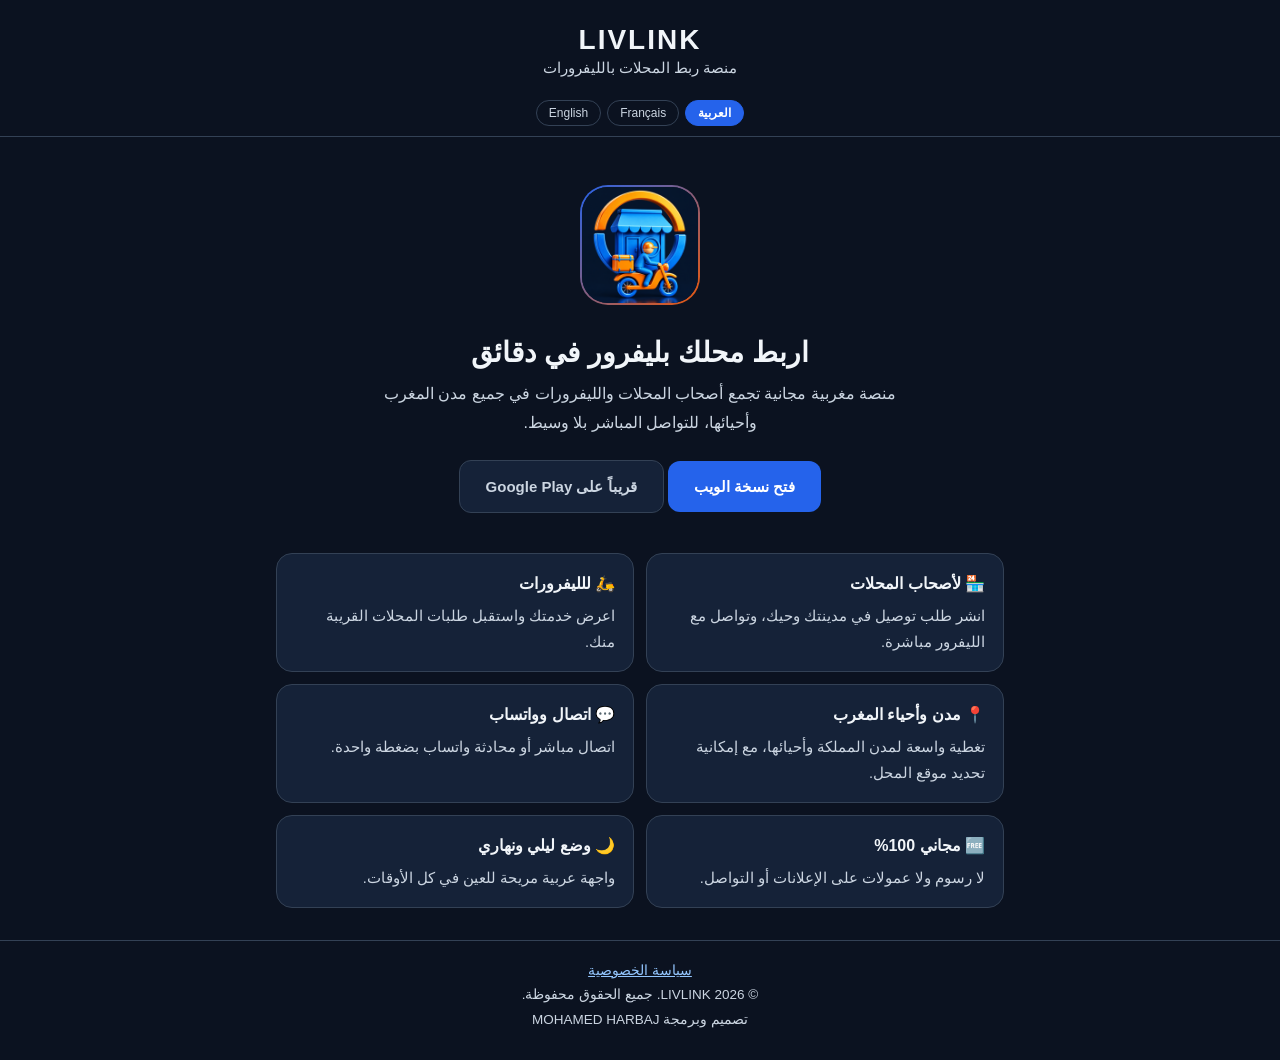
<file: index.html>
<!doctype html>
<html lang="ar" dir="rtl">
<head>
  <meta charset="utf-8">
  <meta name="viewport" content="width=device-width, initial-scale=1">
  <meta name="theme-color" content="#0b1220">
  <title>LIVLINK – منصة ربط المحلات بالليفرورات</title>
  <meta name="description" content="LIVLINK منصة مغربية مجانية لربط أصحاب المحلات بالليفرورات في جميع مدن المغرب.">
  <link rel="icon" href="logo.png">
  <link rel="alternate" hreflang="ar" href="index.html">
  <link rel="alternate" hreflang="fr" href="index-fr.html">
  <link rel="alternate" hreflang="en" href="index-en.html">
  <link rel="alternate" hreflang="x-default" href="index.html">
  <link rel="stylesheet" href="style.css">
  <style>
    /* ===== Compact centered header ===== */
    header .bar{
      display:flex;
      flex-direction:column;
      align-items:center;
      justify-content:center;
      gap:8px;
      padding:10px 16px !important;
      min-height:0 !important;
      height:auto !important;
      text-align:center;
    }
    header .brand{
      display:flex;
      flex-direction:column;
      align-items:center;
      justify-content:center;
      width:100%;
      gap:0;
      text-align:center;
    }
    header .brand span{
      display:flex;
      flex-direction:column;
      align-items:center;
      justify-content:center;
      gap:2px;
      text-align:center;
      width:100%;
    }
    header .brand b{
      display:block;
      font-size:28px;
      line-height:1.15;
      letter-spacing:2px;
      margin:0;
    }
    header .brand small{
      display:block;
      font-size:15px;
      line-height:1.3;
      margin:0;
    }
    header .langs{
      display:flex;
      flex-wrap:nowrap;
      justify-content:center;
      align-items:center;
      gap:6px;
      margin:0;
      width:100%;
    }
    header .langs a{
      font-size:12px !important;
      line-height:1.4 !important;
      padding:4px 12px !important;
      min-height:0 !important;
      height:auto !important;
    }
  </style>
</head>
<body>
<header>
  <div class="wrap bar">
    <a class="brand" href="index.html">
      <span><b>LIVLINK</b><small>منصة ربط المحلات بالليفرورات</small></span>
    </a>
    <nav class="langs" aria-label="Language"><a href="index.html" class="on" aria-current="true" lang="ar">العربية</a><a href="index-fr.html" lang="fr">Français</a><a href="index-en.html" lang="en">English</a></nav>
  </div>
</header>

<main class="wrap">
  <section class="hero">
    <img class="big" src="logo.png" alt="LIVLINK">
    <h1>اربط محلك بليفرور في دقائق</h1>
    <p>منصة مغربية مجانية تجمع أصحاب المحلات والليفرورات في جميع مدن المغرب وأحيائها، للتواصل المباشر بلا وسيط.</p>
    <a class="btn" href="https://livlink-ma.netlify.app/ar">فتح نسخة الويب</a>
    <span class="btn soon">قريباً على Google Play</span>
  </section>

  <section class="features">
    <div class="card">
      <h3>🏪 لأصحاب المحلات</h3>
      <p>انشر طلب توصيل في مدينتك وحيك، وتواصل مع الليفرور مباشرة.</p>
    </div>
    <div class="card">
      <h3>🛵 للليفرورات</h3>
      <p>اعرض خدمتك واستقبل طلبات المحلات القريبة منك.</p>
    </div>
    <div class="card">
      <h3>📍 مدن وأحياء المغرب</h3>
      <p>تغطية واسعة لمدن المملكة وأحيائها، مع إمكانية تحديد موقع المحل.</p>
    </div>
    <div class="card">
      <h3>💬 اتصال وواتساب</h3>
      <p>اتصال مباشر أو محادثة واتساب بضغطة واحدة.</p>
    </div>
    <div class="card">
      <h3>🆓 مجاني 100%</h3>
      <p>لا رسوم ولا عمولات على الإعلانات أو التواصل.</p>
    </div>
    <div class="card">
      <h3>🌙 وضع ليلي ونهاري</h3>
      <p>واجهة عربية مريحة للعين في كل الأوقات.</p>
    </div>
  </section>
</main>

<footer>
  <div class="wrap">
    <a href="privacy.html">سياسة الخصوصية</a>
    <div>© 2026 LIVLINK. جميع الحقوق محفوظة.</div>
    <div>تصميم وبرمجة MOHAMED HARBAJ</div>
  </div>
</footer>

</body>
</html>
</file>
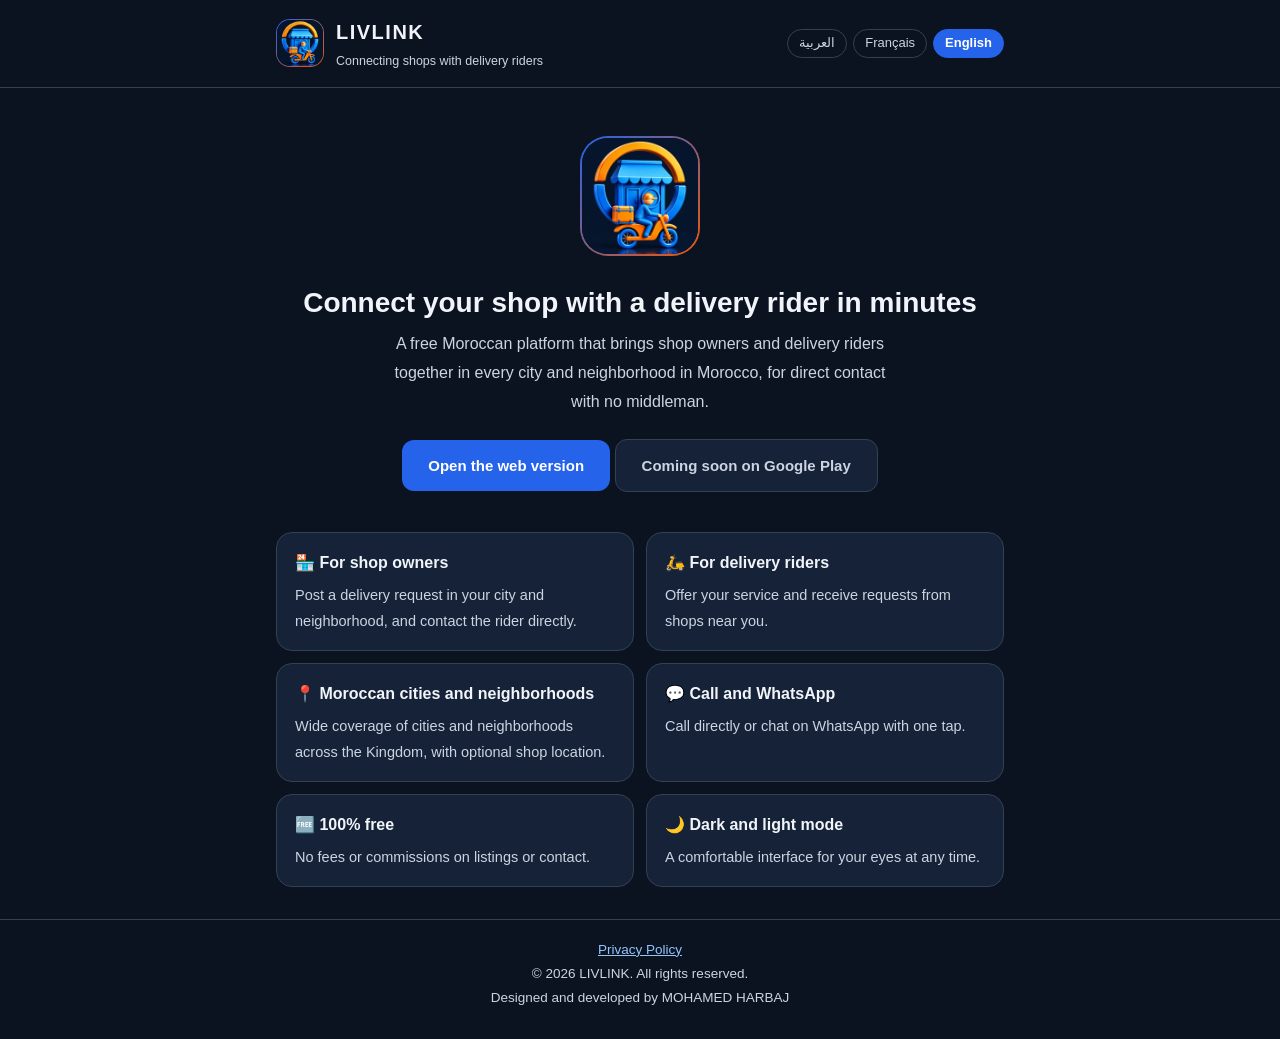
<file: index-en.html>
<!doctype html>
<html lang="en" dir="ltr">
<head>
  <meta charset="utf-8">
  <meta name="viewport" content="width=device-width, initial-scale=1">
  <meta name="theme-color" content="#0b1220">
  <title>LIVLINK – Connecting shops with delivery riders</title>
  <meta name="description" content="LIVLINK is a free Moroccan platform that connects shop owners with delivery riders in every city across Morocco.">
  <link rel="icon" href="logo.png">
  <link rel="alternate" hreflang="ar" href="index.html">
  <link rel="alternate" hreflang="fr" href="index-fr.html">
  <link rel="alternate" hreflang="en" href="index-en.html">
  <link rel="alternate" hreflang="x-default" href="index.html">
  <link rel="stylesheet" href="style.css">
</head>
<body>
<header>
  <div class="wrap bar">
    <a class="brand" href="index-en.html">
      <img src="logo.png" alt="LIVLINK logo">
      <span><b>LIVLINK</b><small>Connecting shops with delivery riders</small></span>
    </a>
    <nav class="langs" aria-label="Language"><a href="index.html" lang="ar">العربية</a><a href="index-fr.html" lang="fr">Français</a><a href="index-en.html" class="on" aria-current="true" lang="en">English</a></nav>
  </div>
</header>

<main class="wrap">
  <section class="hero">
    <img class="big" src="logo.png" alt="LIVLINK">
    <h1>Connect your shop with a delivery rider in minutes</h1>
    <p>A free Moroccan platform that brings shop owners and delivery riders together in every city and neighborhood in Morocco, for direct contact with no middleman.</p>
    <a class="btn" href="https://livlink-ma.netlify.app/fr">Open the web version</a>
    <span class="btn soon">Coming soon on Google Play</span>
  </section>

  <section class="features">
    <div class="card">
      <h3>🏪 For shop owners</h3>
      <p>Post a delivery request in your city and neighborhood, and contact the rider directly.</p>
    </div>
    <div class="card">
      <h3>🛵 For delivery riders</h3>
      <p>Offer your service and receive requests from shops near you.</p>
    </div>
    <div class="card">
      <h3>📍 Moroccan cities and neighborhoods</h3>
      <p>Wide coverage of cities and neighborhoods across the Kingdom, with optional shop location.</p>
    </div>
    <div class="card">
      <h3>💬 Call and WhatsApp</h3>
      <p>Call directly or chat on WhatsApp with one tap.</p>
    </div>
    <div class="card">
      <h3>🆓 100% free</h3>
      <p>No fees or commissions on listings or contact.</p>
    </div>
    <div class="card">
      <h3>🌙 Dark and light mode</h3>
      <p>A comfortable interface for your eyes at any time.</p>
    </div>
  </section>
</main>

<footer>
  <div class="wrap">
    <a href="privacy-en.html">Privacy Policy</a>
    <div>© 2026 LIVLINK. All rights reserved.</div>
    <div>Designed and developed by MOHAMED HARBAJ</div>
  </div>
</footer>

</body>
</html>
</file>
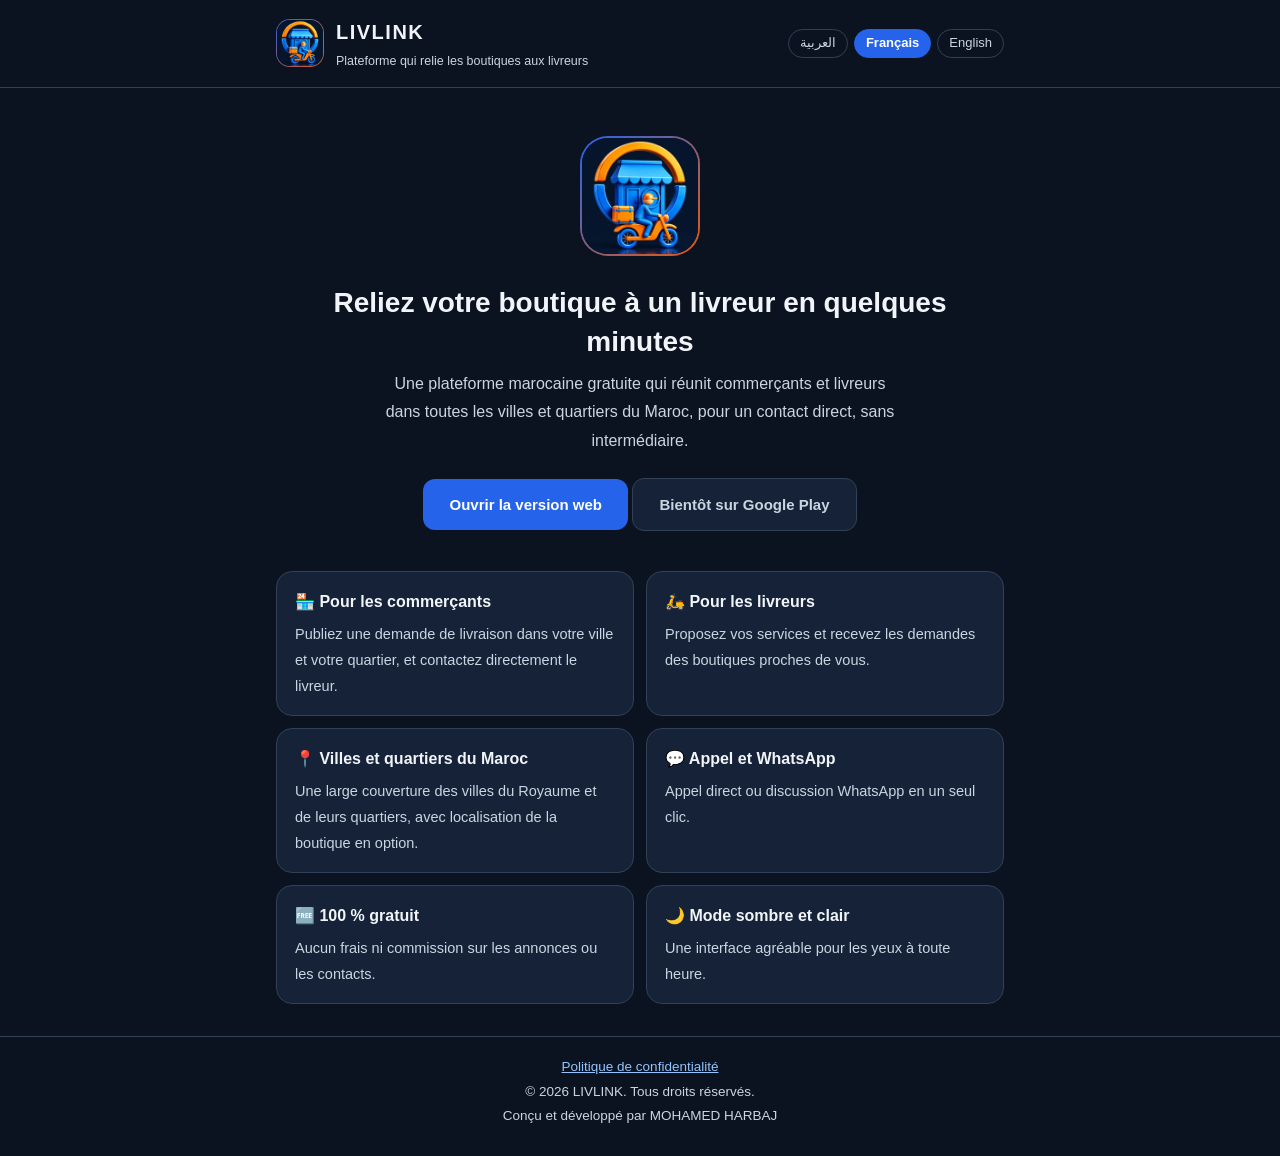
<file: index-fr.html>
<!doctype html>
<html lang="fr" dir="ltr">
<head>
  <meta charset="utf-8">
  <meta name="viewport" content="width=device-width, initial-scale=1">
  <meta name="theme-color" content="#0b1220">
  <title>LIVLINK – Relier les boutiques aux livreurs</title>
  <meta name="description" content="LIVLINK est une plateforme marocaine gratuite qui met en relation les commerçants et les livreurs dans toutes les villes du Maroc.">
  <link rel="icon" href="logo.png">
  <link rel="alternate" hreflang="ar" href="index.html">
  <link rel="alternate" hreflang="fr" href="index-fr.html">
  <link rel="alternate" hreflang="en" href="index-en.html">
  <link rel="alternate" hreflang="x-default" href="index.html">
  <link rel="stylesheet" href="style.css">
</head>
<body>
<header>
  <div class="wrap bar">
    <a class="brand" href="index-fr.html">
      <img src="logo.png" alt="Logo LIVLINK">
      <span><b>LIVLINK</b><small>Plateforme qui relie les boutiques aux livreurs</small></span>
    </a>
    <nav class="langs" aria-label="Language"><a href="index.html" lang="ar">العربية</a><a href="index-fr.html" class="on" aria-current="true" lang="fr">Français</a><a href="index-en.html" lang="en">English</a></nav>
  </div>
</header>

<main class="wrap">
  <section class="hero">
    <img class="big" src="logo.png" alt="LIVLINK">
    <h1>Reliez votre boutique à un livreur en quelques minutes</h1>
    <p>Une plateforme marocaine gratuite qui réunit commerçants et livreurs dans toutes les villes et quartiers du Maroc, pour un contact direct, sans intermédiaire.</p>
    <a class="btn" href="https://livlink-ma.netlify.app/fr">Ouvrir la version web</a>
    <span class="btn soon">Bientôt sur Google Play</span>
  </section>

  <section class="features">
    <div class="card">
      <h3>🏪 Pour les commerçants</h3>
      <p>Publiez une demande de livraison dans votre ville et votre quartier, et contactez directement le livreur.</p>
    </div>
    <div class="card">
      <h3>🛵 Pour les livreurs</h3>
      <p>Proposez vos services et recevez les demandes des boutiques proches de vous.</p>
    </div>
    <div class="card">
      <h3>📍 Villes et quartiers du Maroc</h3>
      <p>Une large couverture des villes du Royaume et de leurs quartiers, avec localisation de la boutique en option.</p>
    </div>
    <div class="card">
      <h3>💬 Appel et WhatsApp</h3>
      <p>Appel direct ou discussion WhatsApp en un seul clic.</p>
    </div>
    <div class="card">
      <h3>🆓 100 % gratuit</h3>
      <p>Aucun frais ni commission sur les annonces ou les contacts.</p>
    </div>
    <div class="card">
      <h3>🌙 Mode sombre et clair</h3>
      <p>Une interface agréable pour les yeux à toute heure.</p>
    </div>
  </section>
</main>

<footer>
  <div class="wrap">
    <a href="privacy-fr.html">Politique de confidentialité</a>
    <div>© 2026 LIVLINK. Tous droits réservés.</div>
    <div>Conçu et développé par MOHAMED HARBAJ</div>
  </div>
</footer>

</body>
</html>
</file>
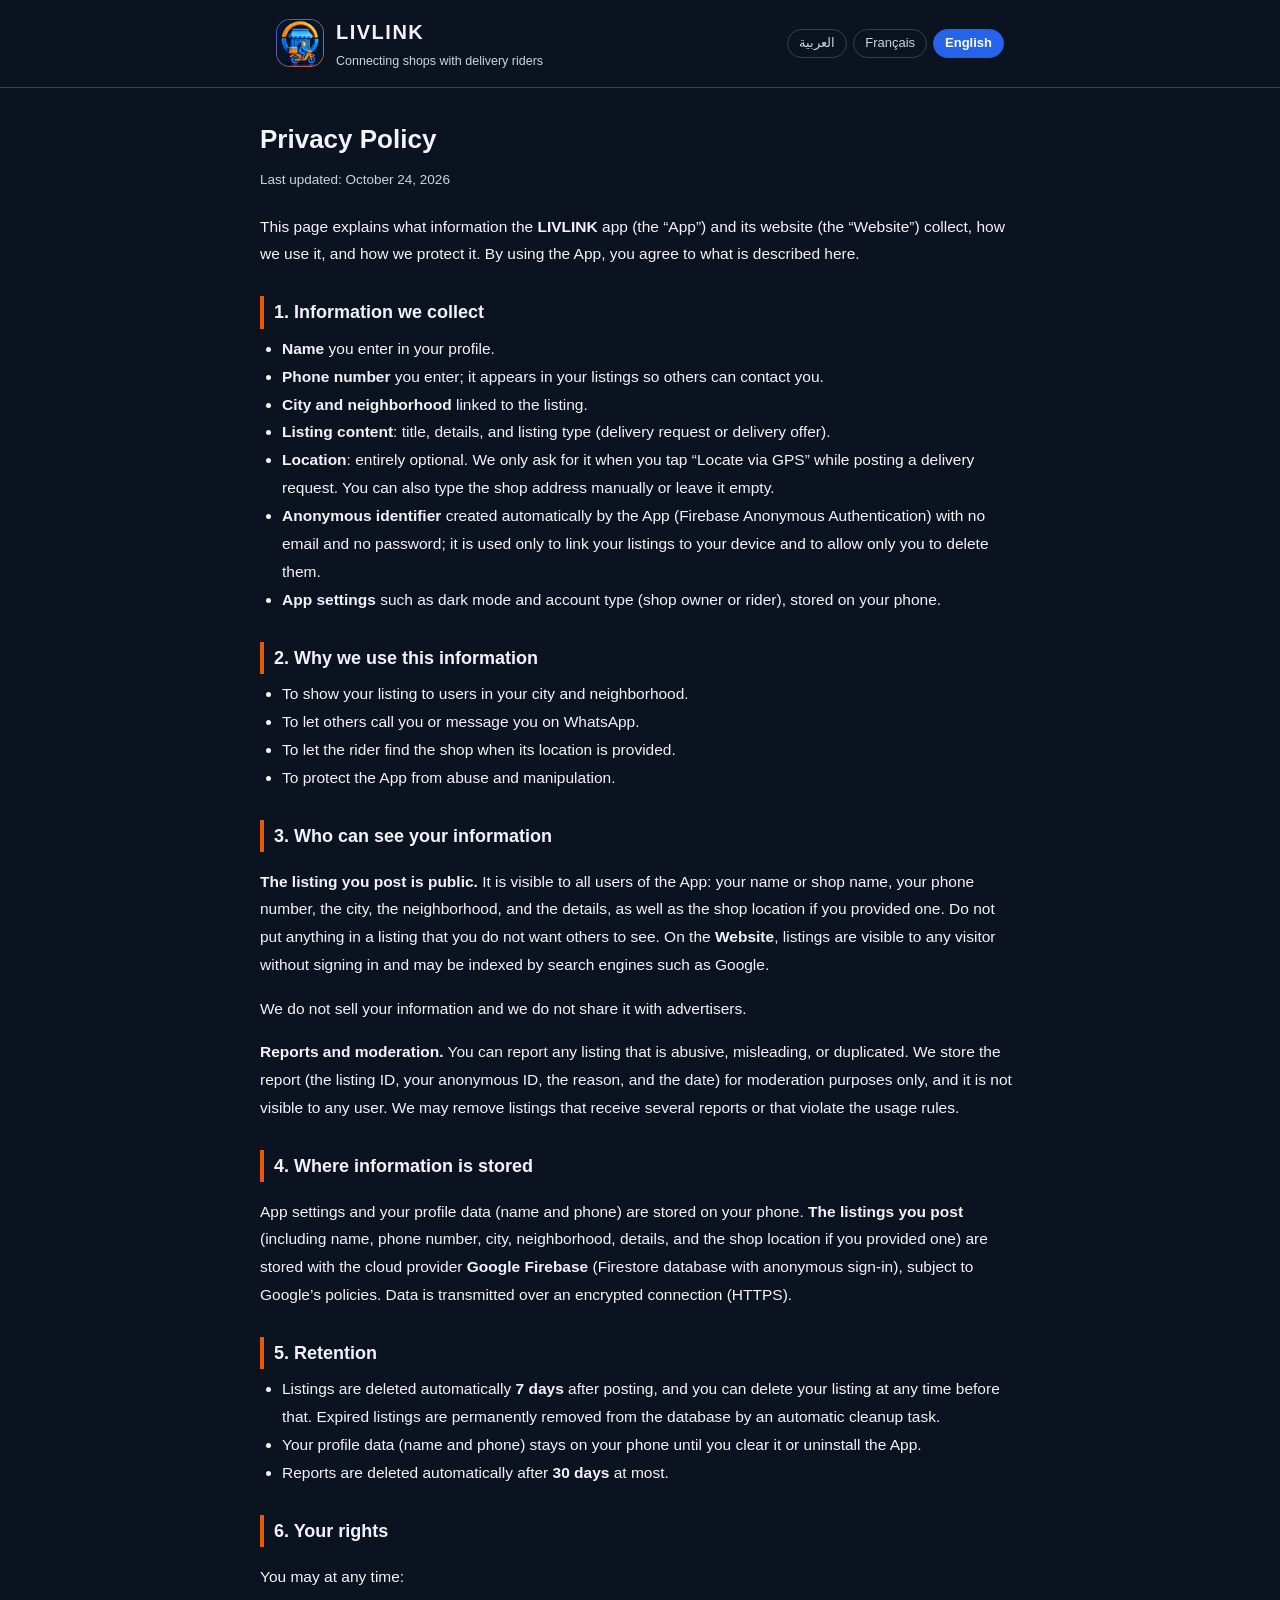
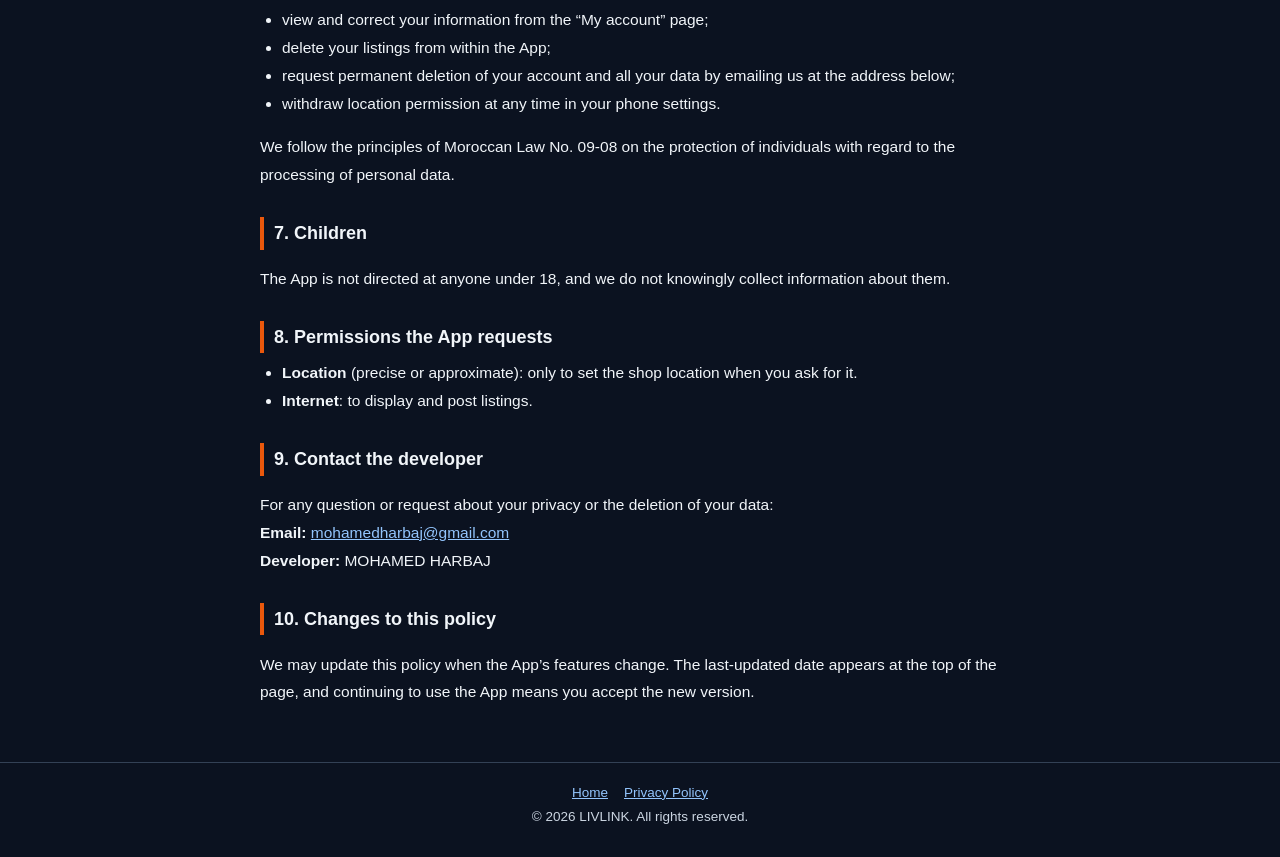
<file: privacy-en.html>
<!doctype html>
<html lang="en" dir="ltr">
<head>
  <meta charset="utf-8">
  <meta name="viewport" content="width=device-width, initial-scale=1">
  <meta name="theme-color" content="#0b1220">
  <title>Privacy Policy – LIVLINK</title>
  <meta name="description" content="Privacy Policy for the LIVLINK app: what information we collect, why, and how we protect it.">
  <link rel="icon" href="logo.png">
  <link rel="alternate" hreflang="ar" href="privacy.html">
  <link rel="alternate" hreflang="fr" href="privacy-fr.html">
  <link rel="alternate" hreflang="en" href="privacy-en.html">
  <link rel="alternate" hreflang="x-default" href="privacy.html">
  <link rel="stylesheet" href="style.css">
</head>
<body>
<header>
  <div class="wrap bar">
    <a class="brand" href="index-en.html">
      <img src="logo.png" alt="LIVLINK logo">
      <span><b>LIVLINK</b><small>Connecting shops with delivery riders</small></span>
    </a>
    <nav class="langs" aria-label="Language"><a href="privacy.html" lang="ar">العربية</a><a href="privacy-fr.html" lang="fr">Français</a><a href="privacy-en.html" class="on" aria-current="true" lang="en">English</a></nav>
  </div>
</header>

<main class="wrap doc">
  <h1>Privacy Policy</h1>
  <div class="meta">Last updated: October 24, 2026</div>

  <p>This page explains what information the <b>LIVLINK</b> app (the “App”) and its website (the “Website”) collect, how we use it, and how we protect it. By using the App, you agree to what is described here.</p>

  <h2>1. Information we collect</h2>
  <ul>
    <li><b>Name</b> you enter in your profile.</li>
    <li><b>Phone number</b> you enter; it appears in your listings so others can contact you.</li>
    <li><b>City and neighborhood</b> linked to the listing.</li>
    <li><b>Listing content</b>: title, details, and listing type (delivery request or delivery offer).</li>
    <li><b>Location</b>: entirely optional. We only ask for it when you tap “Locate via GPS” while posting a delivery request. You can also type the shop address manually or leave it empty.</li>
    <li><b>Anonymous identifier</b> created automatically by the App (Firebase Anonymous Authentication) with no email and no password; it is used only to link your listings to your device and to allow only you to delete them.</li>
    <li><b>App settings</b> such as dark mode and account type (shop owner or rider), stored on your phone.</li>
  </ul>

  <h2>2. Why we use this information</h2>
  <ul>
    <li>To show your listing to users in your city and neighborhood.</li>
    <li>To let others call you or message you on WhatsApp.</li>
    <li>To let the rider find the shop when its location is provided.</li>
    <li>To protect the App from abuse and manipulation.</li>
  </ul>

  <h2>3. Who can see your information</h2>
  <p><b>The listing you post is public.</b> It is visible to all users of the App: your name or shop name, your phone number, the city, the neighborhood, and the details, as well as the shop location if you provided one. Do not put anything in a listing that you do not want others to see. On the <b>Website</b>, listings are visible to any visitor without signing in and may be indexed by search engines such as Google.</p>
  <p>We do not sell your information and we do not share it with advertisers.</p>
  <p><b>Reports and moderation.</b> You can report any listing that is abusive, misleading, or duplicated. We store the report (the listing ID, your anonymous ID, the reason, and the date) for moderation purposes only, and it is not visible to any user. We may remove listings that receive several reports or that violate the usage rules.</p>

  <h2>4. Where information is stored</h2>
  <p>App settings and your profile data (name and phone) are stored on your phone. <b>The listings you post</b> (including name, phone number, city, neighborhood, details, and the shop location if you provided one) are stored with the cloud provider <b>Google Firebase</b> (Firestore database with anonymous sign-in), subject to Google’s policies. Data is transmitted over an encrypted connection (HTTPS).</p>

  <h2>5. Retention</h2>
  <ul>
    <li>Listings are deleted automatically <b>7 days</b> after posting, and you can delete your listing at any time before that. Expired listings are permanently removed from the database by an automatic cleanup task.</li>
    <li>Your profile data (name and phone) stays on your phone until you clear it or uninstall the App.</li>
    <li>Reports are deleted automatically after <b>30 days</b> at most.</li>
  </ul>

  <h2>6. Your rights</h2>
  <p>You may at any time:</p>
  <ul>
    <li>view and correct your information from the “My account” page;</li>
    <li>delete your listings from within the App;</li>
    <li>request permanent deletion of your account and all your data by emailing us at the address below;</li>
    <li>withdraw location permission at any time in your phone settings.</li>
  </ul>
  <p>We follow the principles of Moroccan Law No. 09-08 on the protection of individuals with regard to the processing of personal data.</p>

  <h2>7. Children</h2>
  <p>The App is not directed at anyone under 18, and we do not knowingly collect information about them.</p>

  <h2>8. Permissions the App requests</h2>
  <ul>
    <li><b>Location</b> (precise or approximate): only to set the shop location when you ask for it.</li>
    <li><b>Internet</b>: to display and post listings.</li>
  </ul>

  <h2>9. Contact the developer</h2>
  <p>For any question or request about your privacy or the deletion of your data:<br><b>Email:</b> <a href="mailto:mohamedharbaj@gmail.com">mohamedharbaj@gmail.com</a><br><b>Developer:</b> MOHAMED HARBAJ</p>

  <h2>10. Changes to this policy</h2>
  <p>We may update this policy when the App’s features change. The last-updated date appears at the top of the page, and continuing to use the App means you accept the new version.</p>
</main>

<footer>
  <div class="wrap">
    <a href="index-en.html">Home</a><a href="privacy-en.html">Privacy Policy</a>
    <div>© 2026 LIVLINK. All rights reserved.</div>
    
  </div>
</footer>

</body>
</html>
</file>
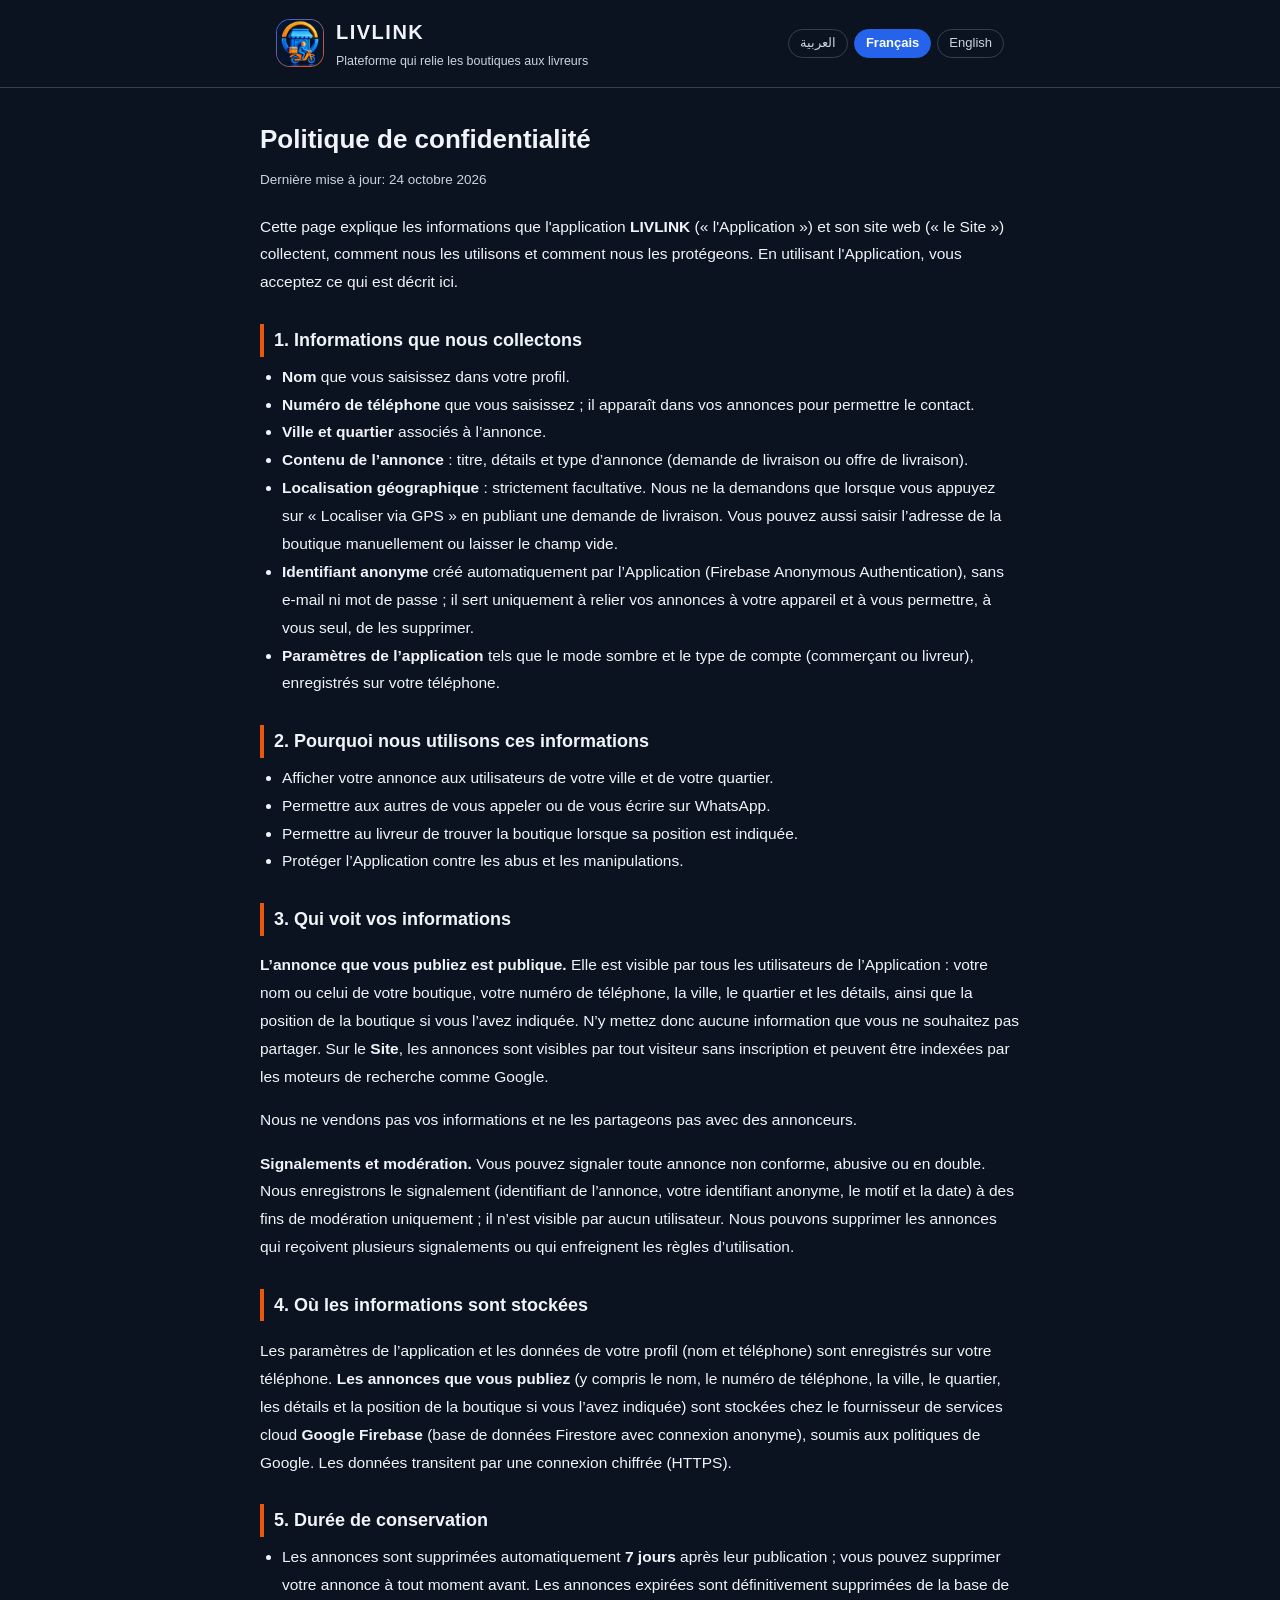
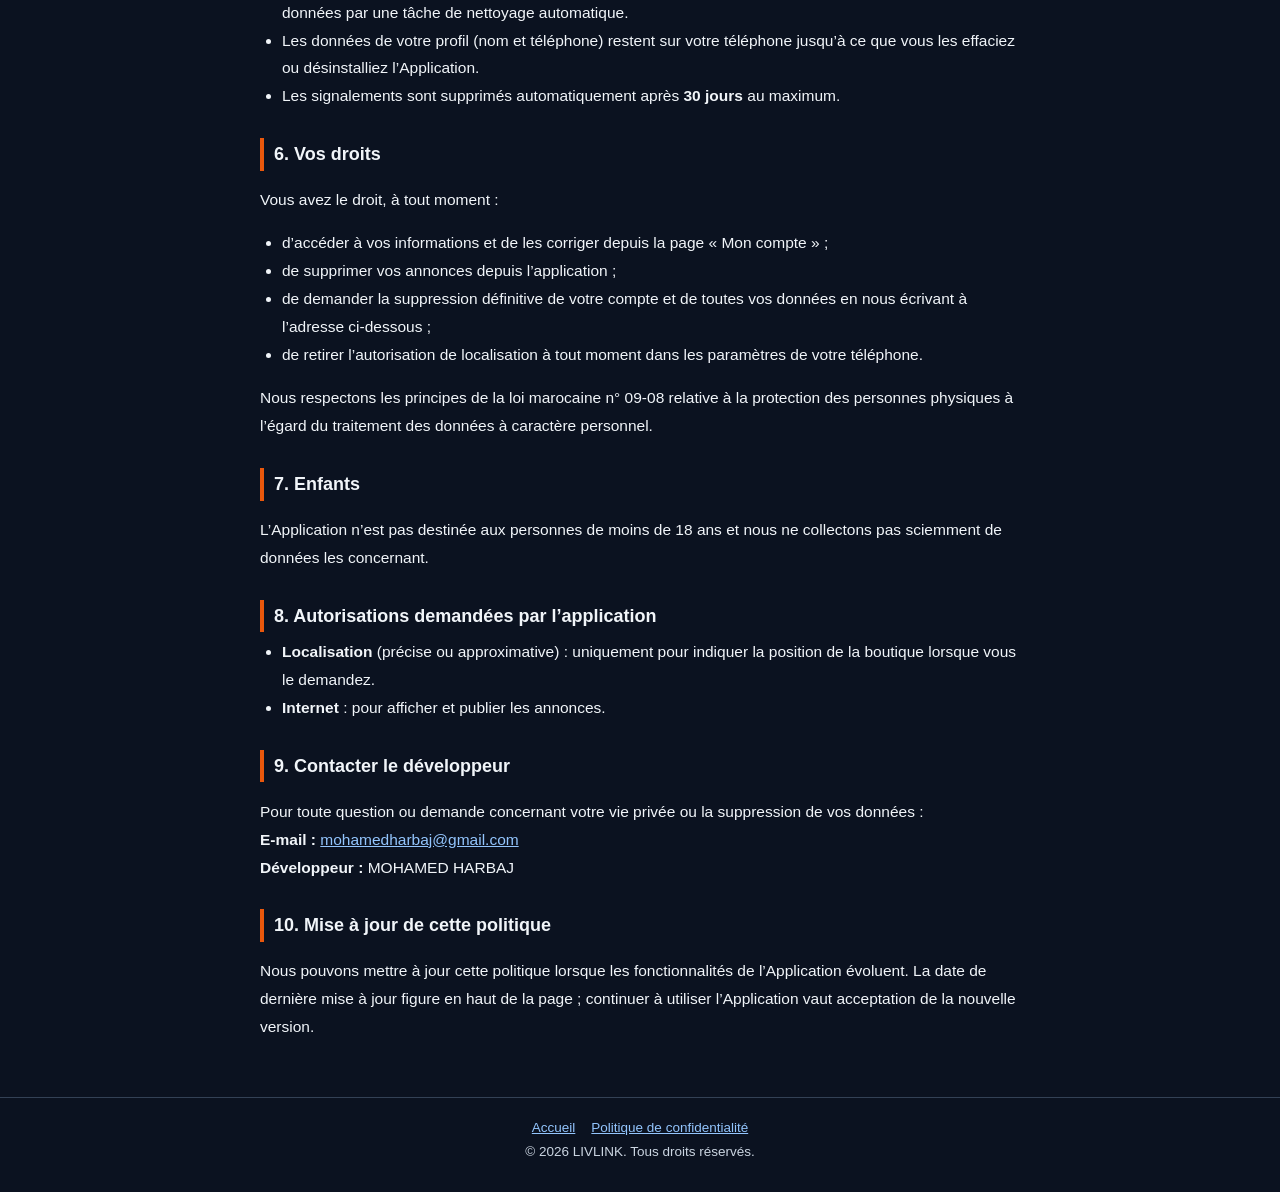
<file: privacy-fr.html>
<!doctype html>
<html lang="fr" dir="ltr">
<head>
  <meta charset="utf-8">
  <meta name="viewport" content="width=device-width, initial-scale=1">
  <meta name="theme-color" content="#0b1220">
  <title>Politique de confidentialité – LIVLINK</title>
  <meta name="description" content="Politique de confidentialité de l&#x27;application LIVLINK : quelles données nous collectons, pourquoi et comment nous les protégeons.">
  <link rel="icon" href="logo.png">
  <link rel="alternate" hreflang="ar" href="privacy.html">
  <link rel="alternate" hreflang="fr" href="privacy-fr.html">
  <link rel="alternate" hreflang="en" href="privacy-en.html">
  <link rel="alternate" hreflang="x-default" href="privacy.html">
  <link rel="stylesheet" href="style.css">
</head>
<body>
<header>
  <div class="wrap bar">
    <a class="brand" href="index-fr.html">
      <img src="logo.png" alt="Logo LIVLINK">
      <span><b>LIVLINK</b><small>Plateforme qui relie les boutiques aux livreurs</small></span>
    </a>
    <nav class="langs" aria-label="Language"><a href="privacy.html" lang="ar">العربية</a><a href="privacy-fr.html" class="on" aria-current="true" lang="fr">Français</a><a href="privacy-en.html" lang="en">English</a></nav>
  </div>
</header>

<main class="wrap doc">
  <h1>Politique de confidentialité</h1>
  <div class="meta">Dernière mise à jour: 24 octobre 2026</div>

  <p>Cette page explique les informations que l'application <b>LIVLINK</b> (« l'Application ») et son site web (« le Site ») collectent, comment nous les utilisons et comment nous les protégeons. En utilisant l'Application, vous acceptez ce qui est décrit ici.</p>

  <h2>1. Informations que nous collectons</h2>
  <ul>
    <li><b>Nom</b> que vous saisissez dans votre profil.</li>
    <li><b>Numéro de téléphone</b> que vous saisissez ; il apparaît dans vos annonces pour permettre le contact.</li>
    <li><b>Ville et quartier</b> associés à l’annonce.</li>
    <li><b>Contenu de l’annonce</b> : titre, détails et type d’annonce (demande de livraison ou offre de livraison).</li>
    <li><b>Localisation géographique</b> : strictement facultative. Nous ne la demandons que lorsque vous appuyez sur « Localiser via GPS » en publiant une demande de livraison. Vous pouvez aussi saisir l’adresse de la boutique manuellement ou laisser le champ vide.</li>
    <li><b>Identifiant anonyme</b> créé automatiquement par l’Application (Firebase Anonymous Authentication), sans e-mail ni mot de passe ; il sert uniquement à relier vos annonces à votre appareil et à vous permettre, à vous seul, de les supprimer.</li>
    <li><b>Paramètres de l’application</b> tels que le mode sombre et le type de compte (commerçant ou livreur), enregistrés sur votre téléphone.</li>
  </ul>

  <h2>2. Pourquoi nous utilisons ces informations</h2>
  <ul>
    <li>Afficher votre annonce aux utilisateurs de votre ville et de votre quartier.</li>
    <li>Permettre aux autres de vous appeler ou de vous écrire sur WhatsApp.</li>
    <li>Permettre au livreur de trouver la boutique lorsque sa position est indiquée.</li>
    <li>Protéger l’Application contre les abus et les manipulations.</li>
  </ul>

  <h2>3. Qui voit vos informations</h2>
  <p><b>L’annonce que vous publiez est publique.</b> Elle est visible par tous les utilisateurs de l’Application : votre nom ou celui de votre boutique, votre numéro de téléphone, la ville, le quartier et les détails, ainsi que la position de la boutique si vous l’avez indiquée. N’y mettez donc aucune information que vous ne souhaitez pas partager. Sur le <b>Site</b>, les annonces sont visibles par tout visiteur sans inscription et peuvent être indexées par les moteurs de recherche comme Google.</p>
  <p>Nous ne vendons pas vos informations et ne les partageons pas avec des annonceurs.</p>
  <p><b>Signalements et modération.</b> Vous pouvez signaler toute annonce non conforme, abusive ou en double. Nous enregistrons le signalement (identifiant de l’annonce, votre identifiant anonyme, le motif et la date) à des fins de modération uniquement ; il n’est visible par aucun utilisateur. Nous pouvons supprimer les annonces qui reçoivent plusieurs signalements ou qui enfreignent les règles d’utilisation.</p>

  <h2>4. Où les informations sont stockées</h2>
  <p>Les paramètres de l’application et les données de votre profil (nom et téléphone) sont enregistrés sur votre téléphone. <b>Les annonces que vous publiez</b> (y compris le nom, le numéro de téléphone, la ville, le quartier, les détails et la position de la boutique si vous l’avez indiquée) sont stockées chez le fournisseur de services cloud <b>Google Firebase</b> (base de données Firestore avec connexion anonyme), soumis aux politiques de Google. Les données transitent par une connexion chiffrée (HTTPS).</p>

  <h2>5. Durée de conservation</h2>
  <ul>
    <li>Les annonces sont supprimées automatiquement <b>7 jours</b> après leur publication ; vous pouvez supprimer votre annonce à tout moment avant. Les annonces expirées sont définitivement supprimées de la base de données par une tâche de nettoyage automatique.</li>
    <li>Les données de votre profil (nom et téléphone) restent sur votre téléphone jusqu’à ce que vous les effaciez ou désinstalliez l’Application.</li>
    <li>Les signalements sont supprimés automatiquement après <b>30 jours</b> au maximum.</li>
  </ul>

  <h2>6. Vos droits</h2>
  <p>Vous avez le droit, à tout moment :</p>
  <ul>
    <li>d’accéder à vos informations et de les corriger depuis la page « Mon compte » ;</li>
    <li>de supprimer vos annonces depuis l’application ;</li>
    <li>de demander la suppression définitive de votre compte et de toutes vos données en nous écrivant à l’adresse ci-dessous ;</li>
    <li>de retirer l’autorisation de localisation à tout moment dans les paramètres de votre téléphone.</li>
  </ul>
  <p>Nous respectons les principes de la loi marocaine n° 09-08 relative à la protection des personnes physiques à l’égard du traitement des données à caractère personnel.</p>

  <h2>7. Enfants</h2>
  <p>L’Application n’est pas destinée aux personnes de moins de 18 ans et nous ne collectons pas sciemment de données les concernant.</p>

  <h2>8. Autorisations demandées par l’application</h2>
  <ul>
    <li><b>Localisation</b> (précise ou approximative) : uniquement pour indiquer la position de la boutique lorsque vous le demandez.</li>
    <li><b>Internet</b> : pour afficher et publier les annonces.</li>
  </ul>

  <h2>9. Contacter le développeur</h2>
  <p>Pour toute question ou demande concernant votre vie privée ou la suppression de vos données :<br><b>E-mail :</b> <a href="mailto:mohamedharbaj@gmail.com">mohamedharbaj@gmail.com</a><br><b>Développeur :</b> MOHAMED HARBAJ</p>

  <h2>10. Mise à jour de cette politique</h2>
  <p>Nous pouvons mettre à jour cette politique lorsque les fonctionnalités de l’Application évoluent. La date de dernière mise à jour figure en haut de la page ; continuer à utiliser l’Application vaut acceptation de la nouvelle version.</p>
</main>

<footer>
  <div class="wrap">
    <a href="index-fr.html">Accueil</a><a href="privacy-fr.html">Politique de confidentialité</a>
    <div>© 2026 LIVLINK. Tous droits réservés.</div>
    
  </div>
</footer>

</body>
</html>
</file>
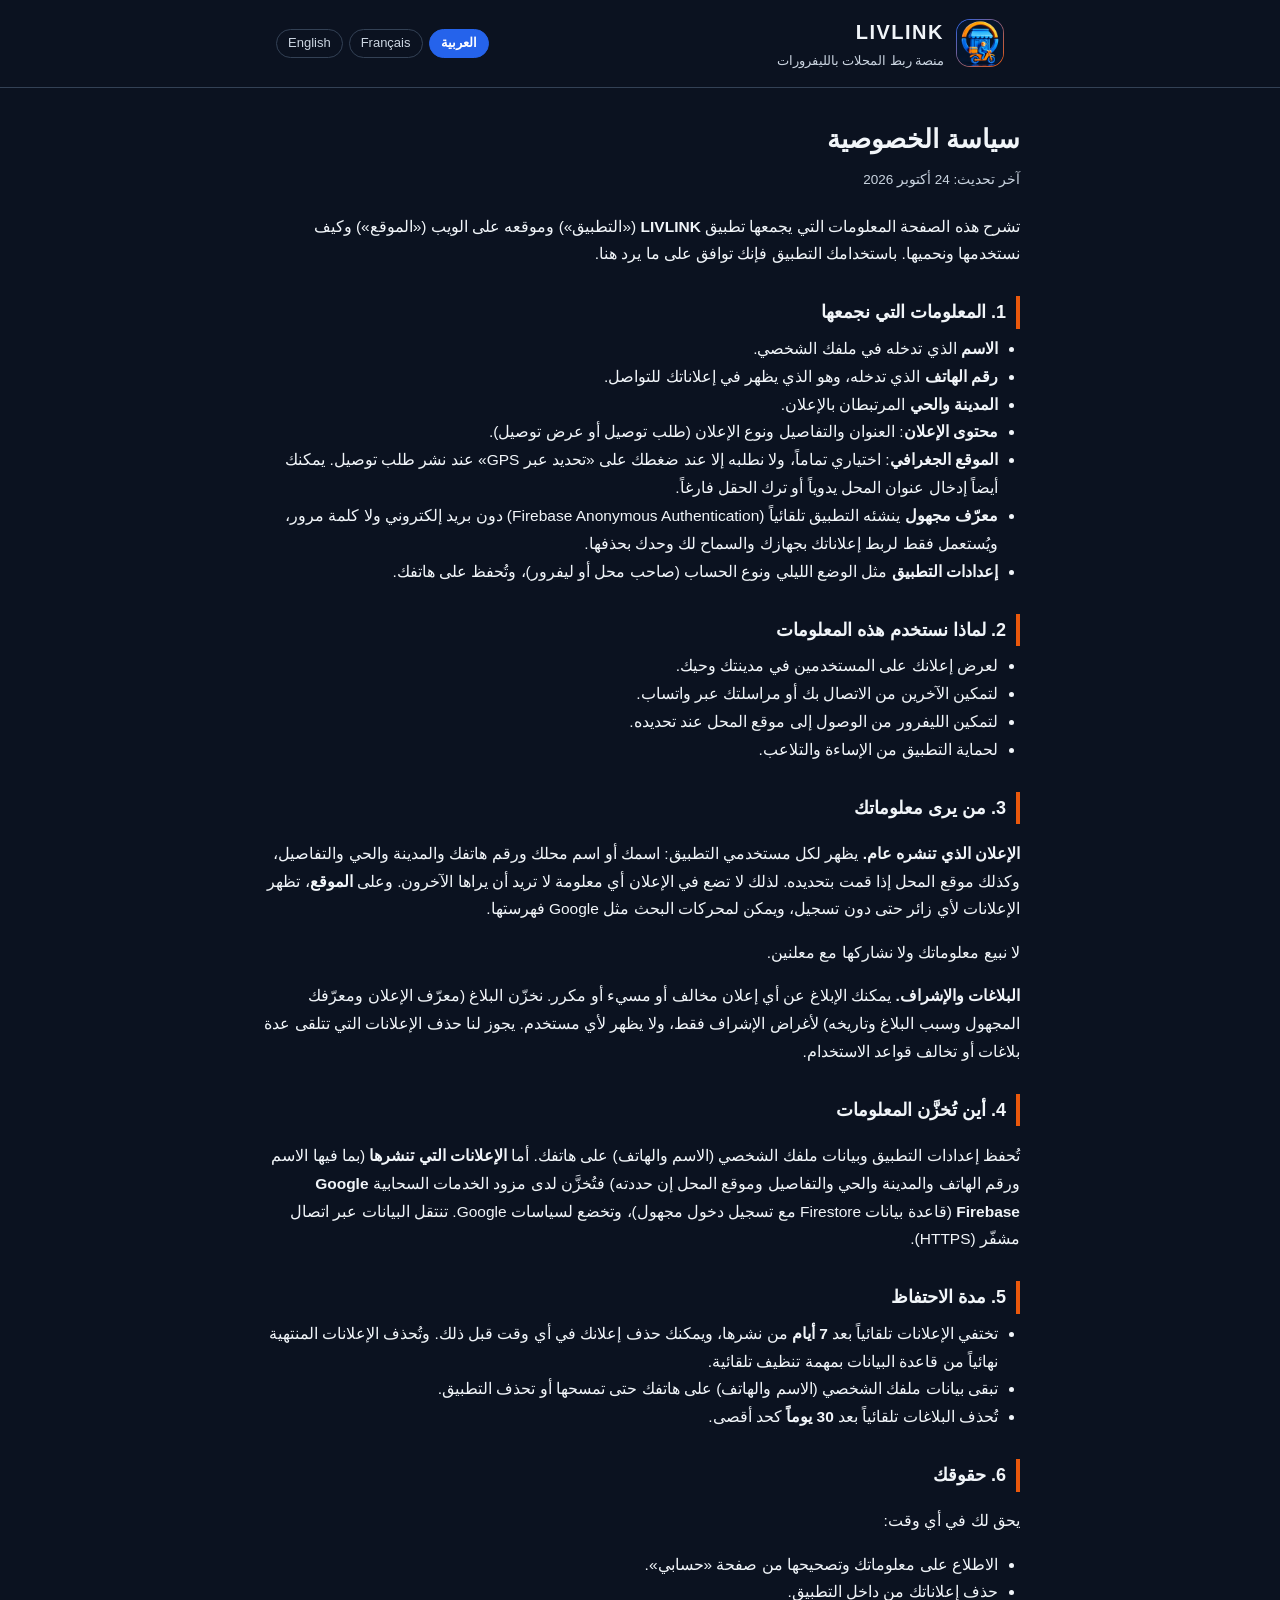
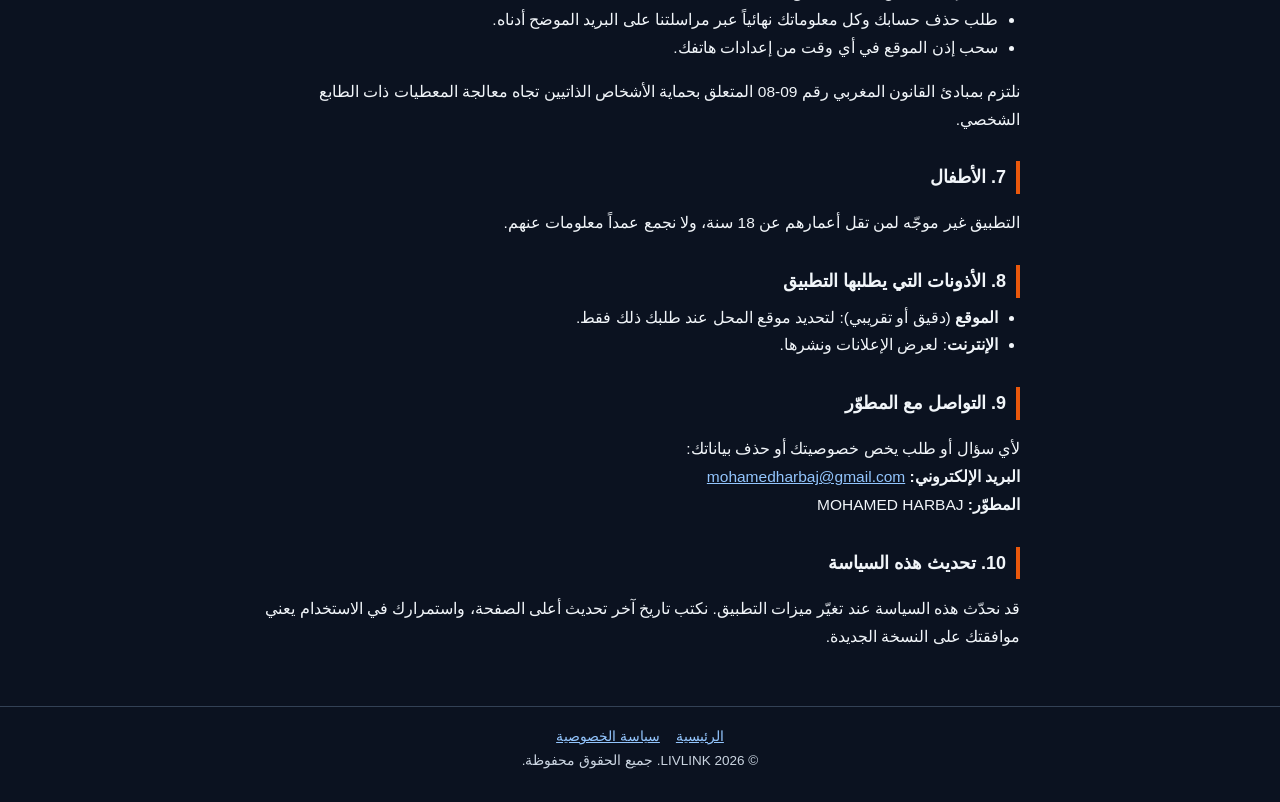
<file: privacy.html>
<!doctype html>
<html lang="ar" dir="rtl">
<head>
  <meta charset="utf-8">
  <meta name="viewport" content="width=device-width, initial-scale=1">
  <meta name="theme-color" content="#0b1220">
  <title>سياسة الخصوصية – LIVLINK</title>
  <meta name="description" content="سياسة الخصوصية لتطبيق LIVLINK: ما المعلومات التي نجمعها ولماذا وكيف نحميها.">
  <link rel="icon" href="logo.png">
  <link rel="alternate" hreflang="ar" href="privacy.html">
  <link rel="alternate" hreflang="fr" href="privacy-fr.html">
  <link rel="alternate" hreflang="en" href="privacy-en.html">
  <link rel="alternate" hreflang="x-default" href="privacy.html">
  <link rel="stylesheet" href="style.css">
</head>
<body>
<header>
  <div class="wrap bar">
    <a class="brand" href="index.html">
      <img src="logo.png" alt="شعار LIVLINK">
      <span><b>LIVLINK</b><small>منصة ربط المحلات بالليفرورات</small></span>
    </a>
    <nav class="langs" aria-label="Language"><a href="privacy.html" class="on" aria-current="true" lang="ar">العربية</a><a href="privacy-fr.html" lang="fr">Français</a><a href="privacy-en.html" lang="en">English</a></nav>
  </div>
</header>

<main class="wrap doc">
  <h1>سياسة الخصوصية</h1>
  <div class="meta">آخر تحديث: 24 أكتوبر 2026</div>

  <p>تشرح هذه الصفحة المعلومات التي يجمعها تطبيق <b>LIVLINK</b> («التطبيق») وموقعه على الويب («الموقع») وكيف نستخدمها ونحميها. باستخدامك التطبيق فإنك توافق على ما يرد هنا.</p>

  <h2>1. المعلومات التي نجمعها</h2>
  <ul>
    <li><b>الاسم</b> الذي تدخله في ملفك الشخصي.</li>
    <li><b>رقم الهاتف</b> الذي تدخله، وهو الذي يظهر في إعلاناتك للتواصل.</li>
    <li><b>المدينة والحي</b> المرتبطان بالإعلان.</li>
    <li><b>محتوى الإعلان</b>: العنوان والتفاصيل ونوع الإعلان (طلب توصيل أو عرض توصيل).</li>
    <li><b>الموقع الجغرافي</b>: اختياري تماماً، ولا نطلبه إلا عند ضغطك على «تحديد عبر GPS» عند نشر طلب توصيل. يمكنك أيضاً إدخال عنوان المحل يدوياً أو ترك الحقل فارغاً.</li>
    <li><b>معرّف مجهول</b> ينشئه التطبيق تلقائياً (Firebase Anonymous Authentication) دون بريد إلكتروني ولا كلمة مرور، ويُستعمل فقط لربط إعلاناتك بجهازك والسماح لك وحدك بحذفها.</li>
    <li><b>إعدادات التطبيق</b> مثل الوضع الليلي ونوع الحساب (صاحب محل أو ليفرور)، وتُحفظ على هاتفك.</li>
  </ul>

  <h2>2. لماذا نستخدم هذه المعلومات</h2>
  <ul>
    <li>لعرض إعلانك على المستخدمين في مدينتك وحيك.</li>
    <li>لتمكين الآخرين من الاتصال بك أو مراسلتك عبر واتساب.</li>
    <li>لتمكين الليفرور من الوصول إلى موقع المحل عند تحديده.</li>
    <li>لحماية التطبيق من الإساءة والتلاعب.</li>
  </ul>

  <h2>3. من يرى معلوماتك</h2>
  <p><b>الإعلان الذي تنشره عام.</b> يظهر لكل مستخدمي التطبيق: اسمك أو اسم محلك ورقم هاتفك والمدينة والحي والتفاصيل، وكذلك موقع المحل إذا قمت بتحديده. لذلك لا تضع في الإعلان أي معلومة لا تريد أن يراها الآخرون. وعلى <b>الموقع</b>، تظهر الإعلانات لأي زائر حتى دون تسجيل، ويمكن لمحركات البحث مثل Google فهرستها.</p>
  <p>لا نبيع معلوماتك ولا نشاركها مع معلنين.</p>
  <p><b>البلاغات والإشراف.</b> يمكنك الإبلاغ عن أي إعلان مخالف أو مسيء أو مكرر. نخزّن البلاغ (معرّف الإعلان ومعرّفك المجهول وسبب البلاغ وتاريخه) لأغراض الإشراف فقط، ولا يظهر لأي مستخدم. يجوز لنا حذف الإعلانات التي تتلقى عدة بلاغات أو تخالف قواعد الاستخدام.</p>

  <h2>4. أين تُخزَّن المعلومات</h2>
  <p>تُحفظ إعدادات التطبيق وبيانات ملفك الشخصي (الاسم والهاتف) على هاتفك. أما <b>الإعلانات التي تنشرها</b> (بما فيها الاسم ورقم الهاتف والمدينة والحي والتفاصيل وموقع المحل إن حددته) فتُخزَّن لدى مزود الخدمات السحابية <b>Google Firebase</b> (قاعدة بيانات Firestore مع تسجيل دخول مجهول)، وتخضع لسياسات Google. تنتقل البيانات عبر اتصال مشفّر (HTTPS).</p>

  <h2>5. مدة الاحتفاظ</h2>
  <ul>
    <li>تختفي الإعلانات تلقائياً بعد <b>7 أيام</b> من نشرها، ويمكنك حذف إعلانك في أي وقت قبل ذلك. وتُحذف الإعلانات المنتهية نهائياً من قاعدة البيانات بمهمة تنظيف تلقائية.</li>
    <li>تبقى بيانات ملفك الشخصي (الاسم والهاتف) على هاتفك حتى تمسحها أو تحذف التطبيق.</li>
    <li>تُحذف البلاغات تلقائياً بعد <b>30 يوماً</b> كحد أقصى.</li>
  </ul>

  <h2>6. حقوقك</h2>
  <p>يحق لك في أي وقت:</p>
  <ul>
    <li>الاطلاع على معلوماتك وتصحيحها من صفحة «حسابي».</li>
    <li>حذف إعلاناتك من داخل التطبيق.</li>
    <li>طلب حذف حسابك وكل معلوماتك نهائياً عبر مراسلتنا على البريد الموضح أدناه.</li>
    <li>سحب إذن الموقع في أي وقت من إعدادات هاتفك.</li>
  </ul>
  <p>نلتزم بمبادئ القانون المغربي رقم 09-08 المتعلق بحماية الأشخاص الذاتيين تجاه معالجة المعطيات ذات الطابع الشخصي.</p>

  <h2>7. الأطفال</h2>
  <p>التطبيق غير موجّه لمن تقل أعمارهم عن 18 سنة، ولا نجمع عمداً معلومات عنهم.</p>

  <h2>8. الأذونات التي يطلبها التطبيق</h2>
  <ul>
    <li><b>الموقع</b> (دقيق أو تقريبي): لتحديد موقع المحل عند طلبك ذلك فقط.</li>
    <li><b>الإنترنت</b>: لعرض الإعلانات ونشرها.</li>
  </ul>

  <h2>9. التواصل مع المطوّر</h2>
  <p>لأي سؤال أو طلب يخص خصوصيتك أو حذف بياناتك:<br><b>البريد الإلكتروني:</b> <a href="mailto:mohamedharbaj@gmail.com">mohamedharbaj@gmail.com</a><br><b>المطوّر:</b> MOHAMED HARBAJ</p>

  <h2>10. تحديث هذه السياسة</h2>
  <p>قد نحدّث هذه السياسة عند تغيّر ميزات التطبيق. نكتب تاريخ آخر تحديث أعلى الصفحة، واستمرارك في الاستخدام يعني موافقتك على النسخة الجديدة.</p>
</main>

<footer>
  <div class="wrap">
    <a href="index.html">الرئيسية</a><a href="privacy.html">سياسة الخصوصية</a>
    <div>© 2026 LIVLINK. جميع الحقوق محفوظة.</div>
    
  </div>
</footer>

</body>
</html>
</file>
<file: style.css>
:root {
  --navy: #0b1220;
  --navy-2: #152238;
  --line: #334155;
  --text: #f1f5f9;
  --muted: #cbd5e1;
  --blue: #2563eb;
  --orange: #ea580c;
}

* { box-sizing: border-box; }

html { scroll-behavior: smooth; }

body {
  margin: 0;
  background: var(--navy);
  color: var(--text);
  font-family: "Segoe UI", Tahoma, "Noto Sans Arabic", Arial, sans-serif;
  line-height: 1.8;
  -webkit-text-size-adjust: 100%;
}

a { color: #93c5fd; }

.wrap {
  width: 100%;
  max-width: 760px;
  margin: 0 auto;
  padding: 0 16px;
}

/* ---------- header ---------- */
header {
  border-bottom: 1px solid var(--line);
  background: var(--navy);
}
.brand {
  display: flex;
  align-items: center;
  gap: 12px;
  padding: 14px 0;
  text-decoration: none;
  color: var(--text);
}
.brand img {
  width: 48px;
  height: 48px;
  border-radius: 14px;
  border: 1.5px solid transparent;
  background:
    linear-gradient(var(--navy), var(--navy)) padding-box,
    linear-gradient(135deg, var(--blue), var(--orange)) border-box;
}
.brand b { font-size: 20px; letter-spacing: 1.5px; }
.brand small { display: block; font-size: 12.5px; color: var(--muted); letter-spacing: 0; }

/* ---------- hero ---------- */
.hero { text-align: center; padding: 48px 0 32px; }
.hero img.big {
  width: 120px;
  height: 120px;
  border-radius: 28px;
  border: 2px solid transparent;
  background:
    linear-gradient(var(--navy), var(--navy)) padding-box,
    linear-gradient(135deg, var(--blue), var(--orange)) border-box;
}
.hero h1 { font-size: 28px; margin: 18px 0 8px; line-height: 1.4; }
.hero p { color: var(--muted); margin: 0 auto 22px; max-width: 520px; font-size: 16px; }

.btn {
  display: inline-block;
  padding: 12px 26px;
  border-radius: 12px;
  font-weight: 700;
  font-size: 15px;
  text-decoration: none;
  color: #fff;
  background: var(--blue);
}
.btn.soon {
  background: var(--navy-2);
  border: 1px solid var(--line);
  color: var(--muted);
  cursor: default;
}

/* ---------- features ---------- */
.features {
  display: grid;
  grid-template-columns: 1fr;
  gap: 12px;
  padding: 8px 0 32px;
}
@media (min-width: 560px) { .features { grid-template-columns: 1fr 1fr; } }
.card {
  background: var(--navy-2);
  border: 1px solid var(--line);
  border-radius: 16px;
  padding: 16px 18px;
}
.card h3 { margin: 0 0 4px; font-size: 16px; }
.card p { margin: 0; color: var(--muted); font-size: 14.5px; }

/* ---------- policy ---------- */
.doc { padding: 28px 0 40px; }
.doc h1 { font-size: 26px; margin: 0 0 6px; }
.doc .meta { color: var(--muted); font-size: 13.5px; margin-bottom: 20px; }
.doc h2 {
  font-size: 18px;
  margin: 28px 0 6px;
  padding-inline-start: 10px;
  border-inline-start: 4px solid var(--orange);
}
.doc p, .doc li { color: var(--text); font-size: 15.5px; }
.doc ul { padding-inline-start: 22px; margin: 6px 0; }
.note {
  background: var(--navy-2);
  border: 1px solid var(--line);
  border-radius: 12px;
  padding: 12px 16px;
  color: var(--muted);
  font-size: 14.5px;
}

/* ---------- footer ---------- */
footer {
  border-top: 1px solid var(--line);
  padding: 18px 0 28px;
  text-align: center;
  color: var(--muted);
  font-size: 13.5px;
}
footer a { margin: 0 8px; }

/* ---------- language switcher ---------- */
.bar { display: flex; align-items: center; justify-content: space-between; gap: 12px; flex-wrap: wrap; }
.langs { display: flex; gap: 6px; }
.langs a {
  font-size: 13px;
  text-decoration: none;
  color: var(--muted);
  border: 1px solid var(--line);
  border-radius: 999px;
  padding: 3px 11px;
  line-height: 1.6;
}
.langs a.on { background: var(--blue); border-color: var(--blue); color: #fff; font-weight: 700; }
</file>
